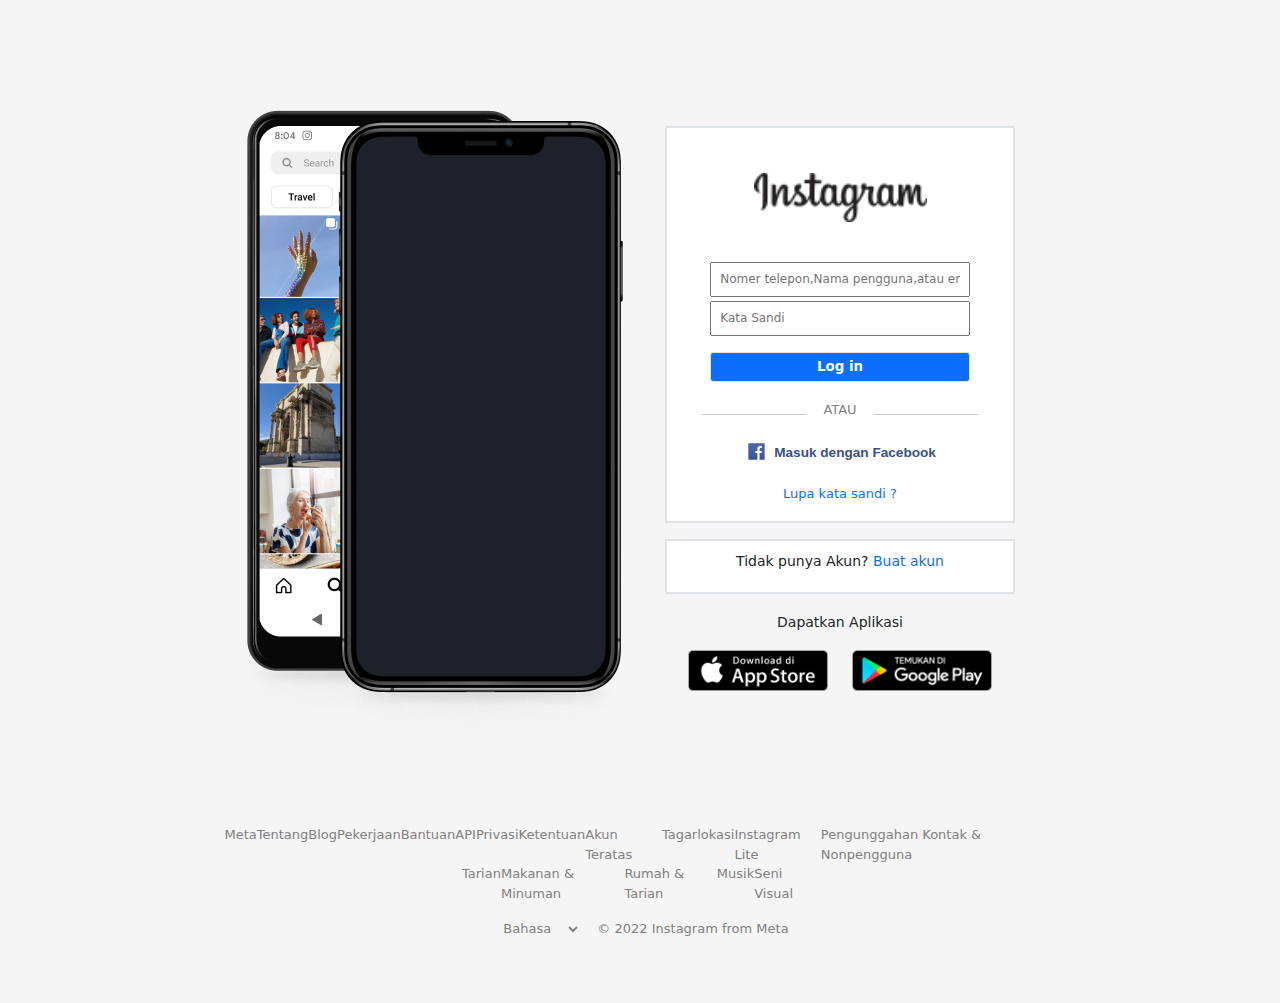
<file: index.html>
<!DOCTYPE html>
<html lang="en">
  <head>
    <meta charset="UTF-8" />
    <meta http-equiv="X-UA-Compatible" content="IE=edge" />
    <meta name="viewport" content="width=device-width, initial-scale=1.0" />
    <link rel="stylesheet" href="css/bootstrap.min.css" />
    <link rel="stylesheet" href="assets/styles.css" />
    <title>InstagramClone</title>
  </head>
  <body>
    <div class="container">
      <article class="d-md-flex justify-content-center" style="margin-top: 110px; margin-bottom: 80px;">
        <div>
          <img src="assets/Image/iphone.png" alt="logoiphone">
        </div>
        <div>
          <div  class="login-box bg-white mt-3 text-center border border-2 mb-3" style="margin-right: 10px;">
            <img class="imglogo" style="width: 50%;" src="assets/Image/logo.png" alt="logoinstagram">
            <form action="pageberanda.html">
              <input class="mb-1 p-2" style="width: 75%; height: 35px; font-size: 75%;" type="text" placeholder="Nomer telepon,Nama pengguna,atau email">
              <input class="mb-3 p-2" style="width: 75%; height: 35px; font-size: 75%; " type="text" placeholder="Kata Sandi">
              <div class="mb-3">
                <input class="border border-1 rounded-1 bg-primary" style="width: 260px; height: 30px; color: white; font-size: smaller; font-weight: bold;" type="submit" value="Log in" />
              </div>
              <div class="d-flex justify-content-center gap-3 align-items-center mb-2">
                <span><hr style="width: 105px;"></span>
                <h6 style="font-size: 13px; color: grey;">ATAU</h6>
                <span><hr style="width: 105px;"></span>
              </div>
              <button class="border border-0 bg-white mb-3">
                <a class="text-decoration-none" href="">
                  <img class="align-text-bottom" style="width: 25px;" src="assets/Image/Facebook.png" alt="">
                  <span class="fw-bold" style="font-size: 85%; font-family: Arial, Helvetica, sans-serif;  color: #385185;">Masuk dengan Facebook</span>
                </a>
              </button>
              <div class="mb-3">
                <a class="text-decoration-none" style="font-size: small;" href="">Lupa kata sandi ?</a>
              </div>
            </form>
          </div>
          <div class="bg-white text-center p-2 border border-2" style="width: 350px; height: 55px;">
            <span style="font-size: 14px;">Tidak punya Akun?<a class="text-decoration-none" href=""> Buat akun</a><span>
          </div>
          <div class="text-center mt-3" style="width: 350px;">
            <span style="font-size: 14px;">Dapatkan Aplikasi</span>
            <div class="d-flex justify-content-evenly mt-3">
              <a href=""><img style="width: 140px;" src="assets/Image/appstore.png" alt=""><i class="bi bi-check-circle-fill"></i></a>
              <a href=""><img style="width: 140px;" src="assets/Image/googleplay.png" alt=""></a>
            </div>
          </div>
      </article>
      <footer class="row justify-content-center">
        <div class="col-md-9 d-flex justify-content-evenly">
          <a href="https://about.facebook.com/">Meta</a>
          <a href="https://about.instagram.com/">Tentang</a>
          <a href="https://about.instagram.com/en_US/blog">Blog</a>
          <a href="">Pekerjaan</a>
          <a href="">Bantuan</a>
          <a href="">API</a>
          <a href="">Privasi</a>
          <a href="">Ketentuan</a>
          <a href="">Akun Teratas</a>
          <a href="">Tagar</a>
          <a href="">lokasi</a>
          <a href="">Instagram Lite</a>
          <a href="">Pengunggahan Kontak & Nonpengguna</a>
        </div>
        <br>
        <div class="col-md-4 d-flex justify-content-evenly">
          <a href="">Tarian</a>
          <a href="">Makanan & Minuman</a>
          <a href="">Rumah & Tarian</a>
          <a href="">Musik</a>
          <a href="">Seni Visual</a>
        </div>
        <div class="d-flex justify-content-center gap-3 mb-5">
          <select class="form-select-sm border-0 align-top" style="background-color: whitesmoke; color: grey; font-size: small; outline: none;" aria-label=".form-select-sm example">
              <option selected>Bahasa</option>
              <option value="1">Bugis</option>
              <option value="2">Konjo</option>
              <option value="4">Tae</option>
              <option value="5">Tator</option>
              <option value="6">Makassar</option>
          </select>
          <p class="mt-3" style="color: rgb(128, 128, 128); font-size: small;">© 2022 Instagram from Meta</p>
        </div>
      </footer>
    <script src="js/bootstrap.min.js"></script>
    <script src="js/popper.min.js"></script>
  </body>
</html>
</file>
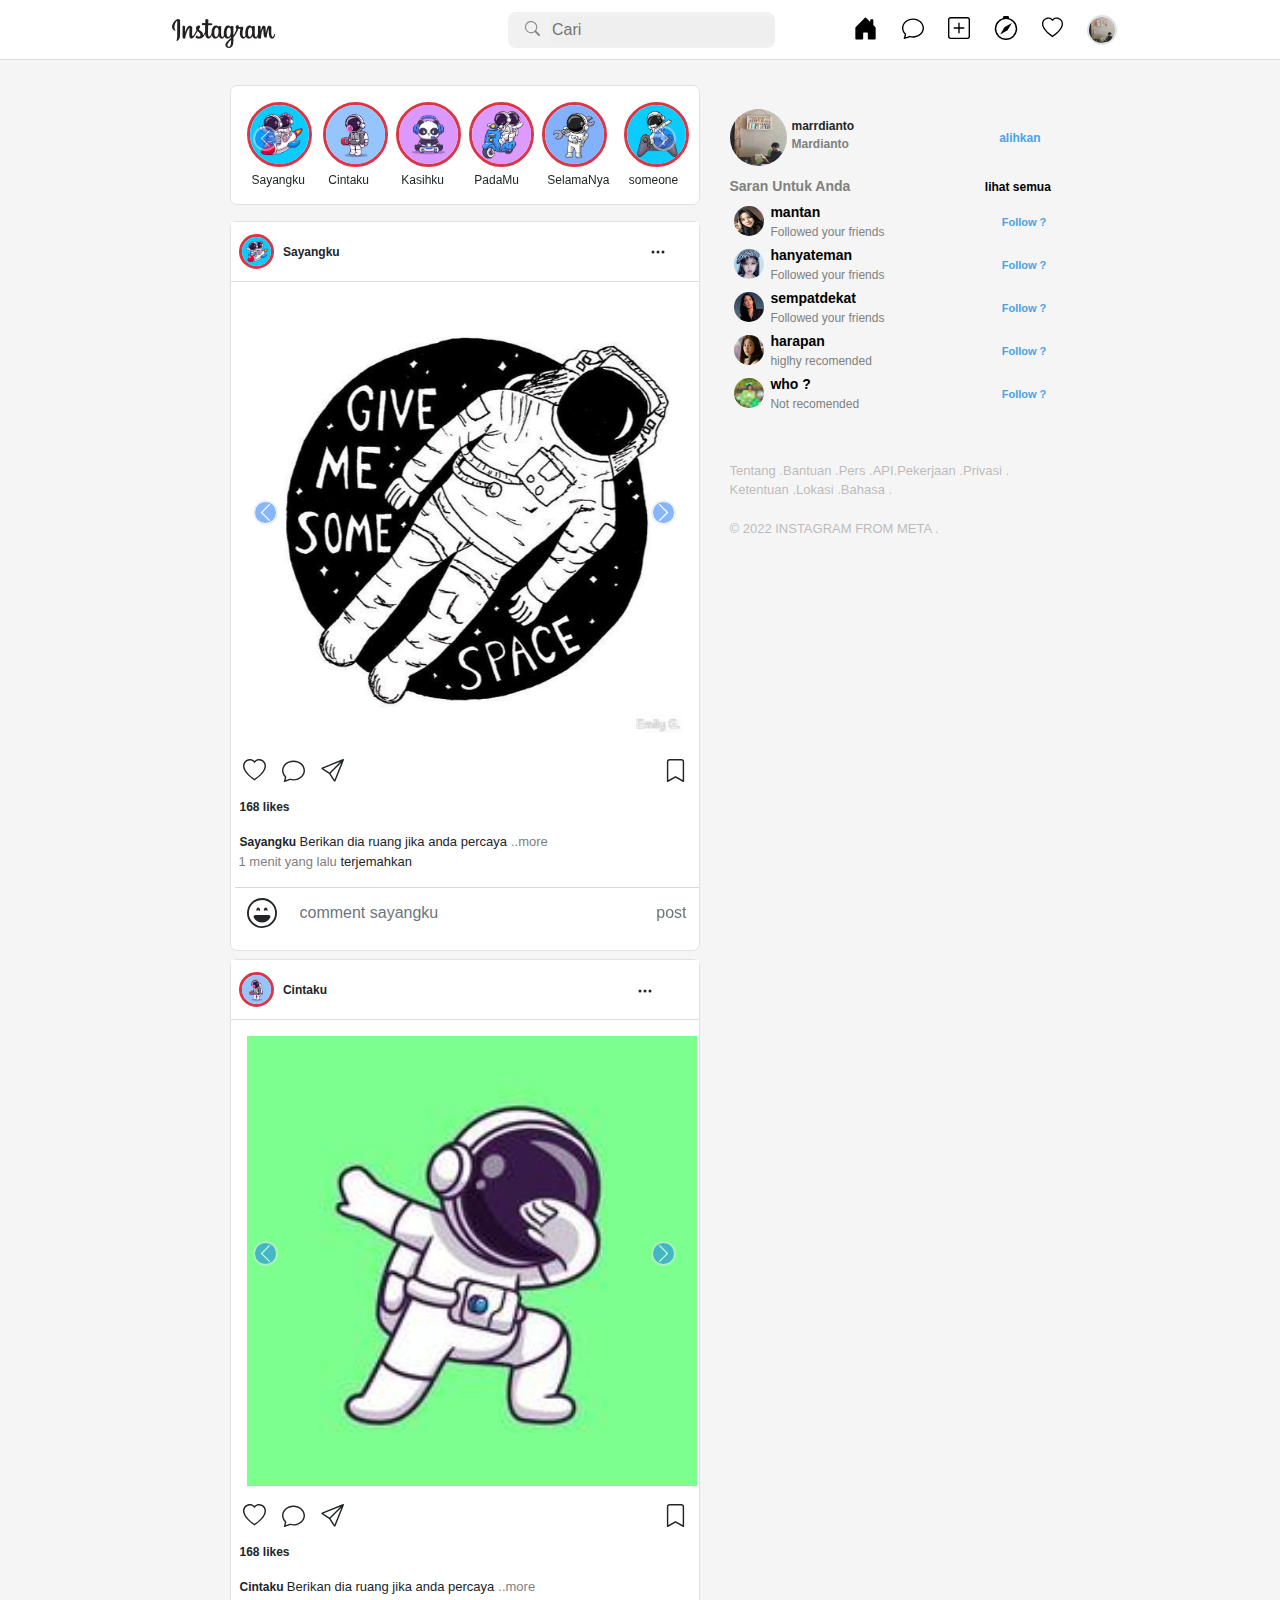
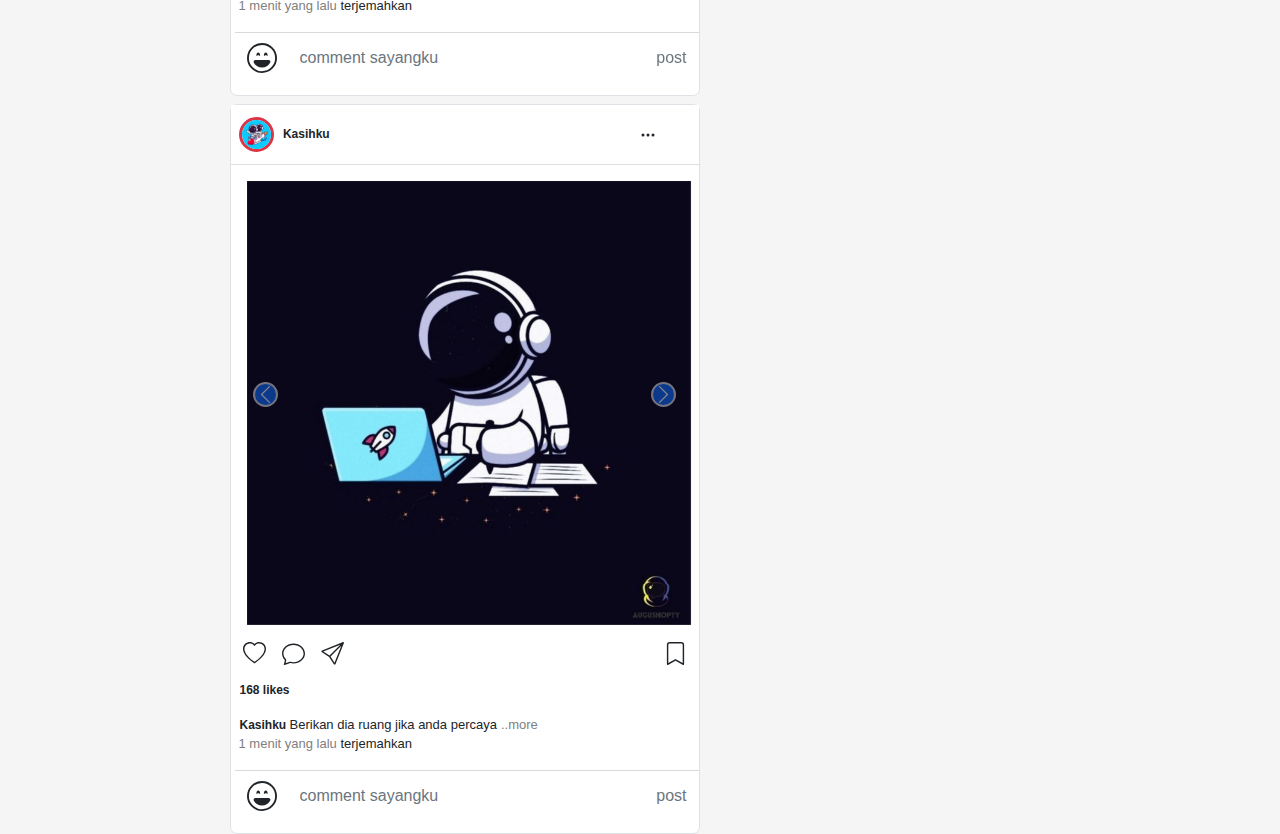
<file: pageberanda.html>
<!DOCTYPE html>
<html lang="en">
  <head>
    <meta charset="UTF-8" />
    <meta http-equiv="X-UA-Compatible" content="IE=edge" />
    <meta name="viewport" content="width=device-width, initial-scale=1.0" />
    <link rel="stylesheet" href="css/bootstrap.min.css" />
    <link rel="stylesheet" href="assets/stylespageberanda.css" />
    <link rel="preconnect" href="https://fonts.googleapis.com">
    <link rel="preconnect" href="https://fonts.gstatic.com" crossorigin>
    <link href="https://fonts.googleapis.com/css2?family=Roboto+Condensed:wght@300&display=swap" rel="stylesheet">

    <title>Document</title>
  </head>
  <body>
    <div class="bg-whitesmoke">

      <!-- begin: header -->

      <header class="fixed-top">
        <nav class="d-flex justify-content-center ms-3">
          <div class="logo" style="margin-right: 233px;">
            <img style="width: 103px;" src="assets/Image/logo.png" alt="logoinstagram" />
          </div>
          <div class="input mb-2" style="height: 36px;">
            <span><svg xmlns="http://www.w3.org/2000/svg" width="15" height="15" fill="currentColor" class="bi bi-search mx-2 mb-1" style="color: gray" viewBox="0 0 16 16">
                <path d="M11.742 10.344a6.5 6.5 0 1 0-1.397 1.398h-.001c.03.04.062.078.098.115l3.85 3.85a1 1 0 0 0 1.415-1.414l-3.85-3.85a1.007 1.007 0 0 0-.115-.1zM12 6.5a5.5 5.5 0 1 1-11 0 5.5 5.5 0 0 1 11 0z"/>
              </svg><input aria-label="cari" placeholder="Cari" type="text" style="min-width: 225px; font-size: medium; font-weight: 100; background-color: rgba(128, 128, 128, 0.014); border: none; margin-left: 2px;">
            </span>
          </div>
          <div style="margin-left: 78px;">
            <ul class="d-flex list-unstyled align-item-center mt-2 gap-4" style="width: 100%;">
              <li>
                <a href=""><svg xmlns="http://www.w3.org/2000/svg" width="25" height="27" fill="currentColor" class="bi bi-house-door-fill" viewBox="0 0 16 16">
                  <path d="M6.5 14.5v-3.505c0-.245.25-.495.5-.495h2c.25 0 .5.25.5.5v3.5a.5.5 0 0 0 .5.5h4a.5.5 0 0 0 .5-.5v-7a.5.5 0 0 0-.146-.354L13 5.793V2.5a.5.5 0 0 0-.5-.5h-1a.5.5 0 0 0-.5.5v1.293L8.354 1.146a.5.5 0 0 0-.708 0l-6 6A.5.5 0 0 0 1.5 7.5v7a.5.5 0 0 0 .5.5h4a.5.5 0 0 0 .5-.5z"/>
                </svg></a>
              </li>
              <li>
                <a href=""><svg xmlns="http://www.w3.org/2000/svg" width="22" height="22" fill="currentColor" class="bi bi-chat" viewBox="0 0 16 16">
                  <path d="M2.678 11.894a1 1 0 0 1 .287.801 10.97 10.97 0 0 1-.398 2c1.395-.323 2.247-.697 2.634-.893a1 1 0 0 1 .71-.074A8.06 8.06 0 0 0 8 14c3.996 0 7-2.807 7-6 0-3.192-3.004-6-7-6S1 4.808 1 8c0 1.468.617 2.83 1.678 3.894zm-.493 3.905a21.682 21.682 0 0 1-.713.129c-.2.032-.352-.176-.273-.362a9.68 9.68 0 0 0 .244-.637l.003-.01c.248-.72.45-1.548.524-2.319C.743 11.37 0 9.76 0 8c0-3.866 3.582-7 8-7s8 3.134 8 7-3.582 7-8 7a9.06 9.06 0 0 1-2.347-.306c-.52.263-1.639.742-3.468 1.105z"/>
                </svg></a>
              </li>
              <li>
                <a href=""><svg xmlns="http://www.w3.org/2000/svg" width="22" height="24" fill="currentColor" class="bi bi-plus-square" viewBox="0 0 16 16">
                  <path d="M14 1a1 1 0 0 1 1 1v12a1 1 0 0 1-1 1H2a1 1 0 0 1-1-1V2a1 1 0 0 1 1-1h12zM2 0a2 2 0 0 0-2 2v12a2 2 0 0 0 2 2h12a2 2 0 0 0 2-2V2a2 2 0 0 0-2-2H2z"/>
                  <path d="M8 4a.5.5 0 0 1 .5.5v3h3a.5.5 0 0 1 0 1h-3v3a.5.5 0 0 1-1 0v-3h-3a.5.5 0 0 1 0-1h3v-3A.5.5 0 0 1 8 4z"/>
                </svg></a>
              </li>
              <li>
                <a href=""><svg xmlns="http://www.w3.org/2000/svg" width="24" height="24" fill="currentColor" class="bi bi-compass" viewBox="0 0 16 16">
                  <path d="M8 16.016a7.5 7.5 0 0 0 1.962-14.74A1 1 0 0 0 9 0H7a1 1 0 0 0-.962 1.276A7.5 7.5 0 0 0 8 16.016zm6.5-7.5a6.5 6.5 0 1 1-13 0 6.5 6.5 0 0 1 13 0z"/>
                  <path d="m6.94 7.44 4.95-2.83-2.83 4.95-4.949 2.83 2.828-4.95z"/>
                </svg></a>
              </li>
              <li>
                <a href=""><svg xmlns="http://www.w3.org/2000/svg" width="21" height="24" fill="currentColor" class="bi bi-heart" viewBox="0 0 16 16">
                  <path d="m8 2.748-.717-.737C5.6.281 2.514.878 1.4 3.053c-.523 1.023-.641 2.5.314 4.385.92 1.815 2.834 3.989 6.286 6.357 3.452-2.368 5.365-4.542 6.286-6.357.955-1.886.838-3.362.314-4.385C13.486.878 10.4.28 8.717 2.01L8 2.748zM8 15C-7.333 4.868 3.279-3.04 7.824 1.143c.06.055.119.112.176.171a3.12 3.12 0 0 1 .176-.17C12.72-3.042 23.333 4.867 8 15z"/>
                </svg></a>
              </li>
                <a href="profile.html">
                  <img class="border border-2 rounded-circle" src="assets/Image/imageprofile.png" alt="" style="width: 30px;" />
                </a>
              </li>
            </ul>
          </div>  
        </nav>
      </header>

      <!-- end: haeder -->

      <!-- Begin: Article -->

      <div class="container-fluid d-flex justify-content-center">
        <div class="d-flex justify-content-center" style="width: 950px; margin-top: 85px; margin-right: 5px;  gap: 30px;">
          <div class="" style="width: 470px; margin-left: 35px;">
            <div class="border border-1 bg-white" style="width: 100%; height: 120px; border-radius: 7px;">
              <div id="carouselExampleControls" class="carousel d-flex align-item-center" data-bs-ride="carousel">
                <div class="carousel-inner d-flex align-items-center ms-3 mt-3">
                  <div class="carousel-item active d-flex align-items-center" style="width: 100%; height: 50%;">
                    <div class="me-2">
                      <img src="assets/Image/imguser/a.jpeg" class="rounded-circle border border-3 border-danger" style="width: 65px;" alt="...">
                      <span class="nameuser">Sayangku</span>
                    </div>
                    <div class="me-2">
                      <img src="assets/Image/imguser/b.jpeg" class="rounded-circle border border-3 border-danger" style="width: 65px;" alt="...">
                      <span class="nameuser">Cintaku</span>
                    </div>
                    <div class="me-2">
                      <img src="assets/Image/imguser/c.jpeg" class="rounded-circle border border-3 border-danger" style="width: 65px;" alt="...">
                      <span class="nameuser">Kasihku</span>
                    </div>
                    <div class="me-2">
                      <img src="assets/Image/imguser/d.png" class="rounded-circle border border-3 border-danger" style="width: 65px;" alt="...">
                      <span class="nameuser">PadaMu</span>
                    </div>
                    <div class="me-2">
                      <img src="assets/Image/imguser/e.jpeg" class="rounded-circle border border-3 border-danger" style="width: 65px;" alt="...">
                      <span class="nameuser">SelamaNya</span>
                    </div>
                    <div class="me-2">
                      <img src="assets/Image/imguser/f.jpeg" class="rounded-circle border border-3 border-danger" style="width: 65px;" alt="...">
                      <span class="nameuser">someone</span>
                    </div>
                  </div>
                </div>
                <button class="carousel-control-prev" type="button" data-bs-target="#carouselExampleControls" data-bs-slide="prev">
                  <span class="carousel-control-prev-icon border border-2 rounded-circle bg-primary" style="width: 25px; height: 25px;" aria-hidden="true"></span>
                  <span class="visually-hidden">Previous</span>
                </button>
                <button class="carousel-control-next" type="button" data-bs-target="#carouselExampleControls" data-bs-slide="next">
                  <span class="carousel-control-next-icon border border-2 rounded-circle bg-primary" style="width: 25px; height: 25px;" aria-hidden="true"></span>
                  <span class="visually-hidden">Next</span>
                </button>
              </div>
            </div>

            <!-- begin: posting -->

            <!-- POSTING 1 -->
            <article class="mt-3 border border-1 rounded-4 bg-white" style="width: 100%; height: auto; border-radius: 7px;">
              <div>
                <header class="d-flex align-content-center">
                    <div class="d-flex align-items-center">
                      <div class="ms-2">
                        <img class="rounded-circle border border-3 border-danger" style="width: 35px;" src="assets/Image/imguser/a.jpeg" alt="">
                        <span class="nameuser fw-bold">Sayangku</span>
                      </div>
                      <div style="margin-left: 310px;">
                        <svg xmlns="http://www.w3.org/2000/svg" width="16" height="16" fill="currentColor" class="bi bi-three-dots" viewBox="0 0 16 16">
                          <path d="M3 9.5a1.5 1.5 0 1 1 0-3 1.5 1.5 0 0 1 0 3zm5 0a1.5 1.5 0 1 1 0-3 1.5 1.5 0 0 1 0 3zm5 0a1.5 1.5 0 1 1 0-3 1.5 1.5 0 0 1 0 3z"/>
                        </svg>
                      </div>
                    </div>
                </header>
              </div>
              <div>
                <div id="carouselExampleControls" class="carousel d-flex align-item-center" data-bs-ride="carousel">
                  <div class="carousel-inner d-flex align-items-center ms-3 mt-3">
                    <div class="carousel-item active d-flex align-items-center" style="width: 100%; height: 50%;">
                      <div class="me-2">
                        <img src="assets/Image/imguser/n.jpeg" style="width: 100%;" alt="">
                      </div>
                    </div>
                  </div>
                  <button class="carousel-control-prev" type="button" data-bs-target="#carouselExampleControls" data-bs-slide="prev">
                    <span class="carousel-control-prev-icon border border-2 rounded-circle bg-primary" style="width: 25px; height: 25px;" aria-hidden="true"></span>
                    <span class="visually-hidden">Previous</span>
                  </button>
                  <button class="carousel-control-next" type="button" data-bs-target="#carouselExampleControls" data-bs-slide="next">
                    <span class="carousel-control-next-icon border border-2 rounded-circle bg-primary" style="width: 25px; height: 25px;" aria-hidden="true"></span>
                    <span class="visually-hidden">Next</span>
                  </button>
                </div>
              </div>
              <div class="mt-3 ms-1">
                <div class="d-flex align-item-centers">
                  <div class="ms-2">
                    <svg xmlns="http://www.w3.org/2000/svg" width="23" height="23" fill="currentColor" class="bi bi-heart" viewBox="0 0 16 16">
                      <path d="m8 2.748-.717-.737C5.6.281 2.514.878 1.4 3.053c-.523 1.023-.641 2.5.314 4.385.92 1.815 2.834 3.989 6.286 6.357 3.452-2.368 5.365-4.542 6.286-6.357.955-1.886.838-3.362.314-4.385C13.486.878 10.4.28 8.717 2.01L8 2.748zM8 15C-7.333 4.868 3.279-3.04 7.824 1.143c.06.055.119.112.176.171a3.12 3.12 0 0 1 .176-.17C12.72-3.042 23.333 4.867 8 15z"/>
                    </svg>
                  </div>
                  <div class="ms-3">
                    <svg xmlns="http://www.w3.org/2000/svg" width="23" height="23" fill="currentColor" class="bi bi-chat" viewBox="0 0 16 16">
                      <path d="M2.678 11.894a1 1 0 0 1 .287.801 10.97 10.97 0 0 1-.398 2c1.395-.323 2.247-.697 2.634-.893a1 1 0 0 1 .71-.074A8.06 8.06 0 0 0 8 14c3.996 0 7-2.807 7-6 0-3.192-3.004-6-7-6S1 4.808 1 8c0 1.468.617 2.83 1.678 3.894zm-.493 3.905a21.682 21.682 0 0 1-.713.129c-.2.032-.352-.176-.273-.362a9.68 9.68 0 0 0 .244-.637l.003-.01c.248-.72.45-1.548.524-2.319C.743 11.37 0 9.76 0 8c0-3.866 3.582-7 8-7s8 3.134 8 7-3.582 7-8 7a9.06 9.06 0 0 1-2.347-.306c-.52.263-1.639.742-3.468 1.105z"/>
                    </svg>
                  </div>
                  <div class="ms-3">
                    <svg xmlns="http://www.w3.org/2000/svg" width="23" height="23" fill="currentColor" class="bi bi-send" viewBox="0 0 16 16">
                      <path d="M15.854.146a.5.5 0 0 1 .11.54l-5.819 14.547a.75.75 0 0 1-1.329.124l-3.178-4.995L.643 7.184a.75.75 0 0 1 .124-1.33L15.314.037a.5.5 0 0 1 .54.11ZM6.636 10.07l2.761 4.338L14.13 2.576 6.636 10.07Zm6.787-8.201L1.591 6.602l4.339 2.76 7.494-7.493Z"/>
                    </svg>
                  </div>
                  <div style="margin-left: 320px;">
                    <svg xmlns="http://www.w3.org/2000/svg" width="23" height="23" fill="currentColor" class="bi bi-bookmark" viewBox="0 0 16 16">
                      <path d="M2 2a2 2 0 0 1 2-2h8a2 2 0 0 1 2 2v13.5a.5.5 0 0 1-.777.416L8 13.101l-5.223 2.815A.5.5 0 0 1 2 15.5V2zm2-1a1 1 0 0 0-1 1v12.566l4.723-2.482a.5.5 0 0 1 .554 0L13 14.566V2a1 1 0 0 0-1-1H4z"/>
                    </svg>
                  </div>
                </div>
                <div class="mt-3 fw-bold">
                  <p class="nameuser">168 likes</p>
                </div>
                <div>
                  <p style="font-size: small;">
                    <span class="nameuser fw-bold">Sayangku </span>Berikan dia ruang jika anda percaya<span class="ms-1" style="color: gray;">..more</span>
                    <br>
                    <span class="ms-1" style="color: gray;">1 menit yang lalu</span> terjemahkan
                  </p>
                </div>
                <div class="usercoment mb-3" style="max-width: 100%; border-top: 1px solid rgba(185, 184, 184, 0.541);">
                  <div class="input-group mt-1">
                    <span class="input-group-text border border-0" style="background-color: white;">
                      <svg xmlns="http://www.w3.org/2000/svg" width="30" height="30" fill="currentColor" class="bi bi-emoji-laughing" viewBox="0 0 16 16">
                        <path d="M8 15A7 7 0 1 1 8 1a7 7 0 0 1 0 14zm0 1A8 8 0 1 0 8 0a8 8 0 0 0 0 16z"/>
                        <path d="M12.331 9.5a1 1 0 0 1 0 1A4.998 4.998 0 0 1 8 13a4.998 4.998 0 0 1-4.33-2.5A1 1 0 0 1 4.535 9h6.93a1 1 0 0 1 .866.5zM7 6.5c0 .828-.448 0-1 0s-1 .828-1 0S5.448 5 6 5s1 .672 1 1.5zm4 0c0 .828-.448 0-1 0s-1 .828-1 0S9.448 5 10 5s1 .672 1 1.5z"/>
                      </svg>
                    </span>
                    <input type="text" class="form-control border border-0" placeholder="comment sayangku" aria-label="Recipient's username with two button addons">
                    <button class="btn btn-outline-secondary border border-0" type="button">post</button>
                  </div>
                </div>
              </div>
            </article>

            <!-- POSTING 2 -->

            <article class="mt-2 border border-1 rounded-4 bg-white" style="width: 100%; height: auto; border-radius: 7px;">
              <div>
                <header class="d-flex align-content-center">
                    <div class="d-flex align-items-center">
                      <div class="ms-2">
                        <img class="rounded-circle border border-3 border-danger" style="width: 35px;" src="assets/Image/imguser/b.jpeg" alt="">
                        <span class="nameuser fw-bold">Cintaku</span>
                      </div>
                      <div style="margin-left: 310px;">
                        <svg xmlns="http://www.w3.org/2000/svg" width="16" height="16" fill="currentColor" class="bi bi-three-dots" viewBox="0 0 16 16">
                          <path d="M3 9.5a1.5 1.5 0 1 1 0-3 1.5 1.5 0 0 1 0 3zm5 0a1.5 1.5 0 1 1 0-3 1.5 1.5 0 0 1 0 3zm5 0a1.5 1.5 0 1 1 0-3 1.5 1.5 0 0 1 0 3z"/>
                        </svg>
                      </div>
                    </div>
                </header>
              </div>
              <div>
                <div id="carouselExampleControls" class="carousel d-flex align-item-center" data-bs-ride="carousel">
                  <div class="carousel-inner d-flex align-items-center ms-3 mt-3">
                    <div class="carousel-item active d-flex align-items-center" style="width: 100%; height: 50%;">
                      <div class="me-2">
                        <img src="assets/Image/imguser/g.jpeg" style="width: 450px;" alt="">
                      </div>
                    </div>
                  </div>
                  <button class="carousel-control-prev" type="button" data-bs-target="#carouselExampleControls" data-bs-slide="prev">
                    <span class="carousel-control-prev-icon border border-2 rounded-circle bg-primary" style="width: 25px; height: 25px;" aria-hidden="true"></span>
                    <span class="visually-hidden">Previous</span>
                  </button>
                  <button class="carousel-control-next" type="button" data-bs-target="#carouselExampleControls" data-bs-slide="next">
                    <span class="carousel-control-next-icon border border-2 rounded-circle bg-primary" style="width: 25px; height: 25px;" aria-hidden="true"></span>
                    <span class="visually-hidden">Next</span>
                  </button>
                </div>
              </div>
              <div class="mt-3 ms-1">
                <div class="d-flex align-item-centers">
                  <div class="ms-2">
                    <svg xmlns="http://www.w3.org/2000/svg" width="23" height="23" fill="currentColor" class="bi bi-heart" viewBox="0 0 16 16">
                      <path d="m8 2.748-.717-.737C5.6.281 2.514.878 1.4 3.053c-.523 1.023-.641 2.5.314 4.385.92 1.815 2.834 3.989 6.286 6.357 3.452-2.368 5.365-4.542 6.286-6.357.955-1.886.838-3.362.314-4.385C13.486.878 10.4.28 8.717 2.01L8 2.748zM8 15C-7.333 4.868 3.279-3.04 7.824 1.143c.06.055.119.112.176.171a3.12 3.12 0 0 1 .176-.17C12.72-3.042 23.333 4.867 8 15z"/>
                    </svg>
                  </div>
                  <div class="ms-3">
                    <svg xmlns="http://www.w3.org/2000/svg" width="23" height="23" fill="currentColor" class="bi bi-chat" viewBox="0 0 16 16">
                      <path d="M2.678 11.894a1 1 0 0 1 .287.801 10.97 10.97 0 0 1-.398 2c1.395-.323 2.247-.697 2.634-.893a1 1 0 0 1 .71-.074A8.06 8.06 0 0 0 8 14c3.996 0 7-2.807 7-6 0-3.192-3.004-6-7-6S1 4.808 1 8c0 1.468.617 2.83 1.678 3.894zm-.493 3.905a21.682 21.682 0 0 1-.713.129c-.2.032-.352-.176-.273-.362a9.68 9.68 0 0 0 .244-.637l.003-.01c.248-.72.45-1.548.524-2.319C.743 11.37 0 9.76 0 8c0-3.866 3.582-7 8-7s8 3.134 8 7-3.582 7-8 7a9.06 9.06 0 0 1-2.347-.306c-.52.263-1.639.742-3.468 1.105z"/>
                    </svg>
                  </div>
                  <div class="ms-3">
                    <svg xmlns="http://www.w3.org/2000/svg" width="23" height="23" fill="currentColor" class="bi bi-send" viewBox="0 0 16 16">
                      <path d="M15.854.146a.5.5 0 0 1 .11.54l-5.819 14.547a.75.75 0 0 1-1.329.124l-3.178-4.995L.643 7.184a.75.75 0 0 1 .124-1.33L15.314.037a.5.5 0 0 1 .54.11ZM6.636 10.07l2.761 4.338L14.13 2.576 6.636 10.07Zm6.787-8.201L1.591 6.602l4.339 2.76 7.494-7.493Z"/>
                    </svg>
                  </div>
                  <div style="margin-left: 320px;">
                    <svg xmlns="http://www.w3.org/2000/svg" width="23" height="23" fill="currentColor" class="bi bi-bookmark" viewBox="0 0 16 16">
                      <path d="M2 2a2 2 0 0 1 2-2h8a2 2 0 0 1 2 2v13.5a.5.5 0 0 1-.777.416L8 13.101l-5.223 2.815A.5.5 0 0 1 2 15.5V2zm2-1a1 1 0 0 0-1 1v12.566l4.723-2.482a.5.5 0 0 1 .554 0L13 14.566V2a1 1 0 0 0-1-1H4z"/>
                    </svg>
                  </div>
                </div>
                <div class="mt-3 fw-bold">
                  <p class="nameuser">168 likes</p>
                </div>
                <div>
                  <p style="font-size: small;">
                    <span class="nameuser fw-bold">Cintaku </span>Berikan dia ruang jika anda percaya<span class="ms-1" style="color: gray;">..more</span>
                    <br>
                    <span class="ms-1" style="color: gray;">1 menit yang lalu</span> terjemahkan
                  </p>
                </div>
                <div class="usercoment mb-3" style="max-width: 100%; border-top: 1px solid rgba(185, 184, 184, 0.541);">
                  <div class="input-group mt-1">
                    <span class="input-group-text border border-0" style="background-color: white;">
                      <svg xmlns="http://www.w3.org/2000/svg" width="30" height="30" fill="currentColor" class="bi bi-emoji-laughing" viewBox="0 0 16 16">
                        <path d="M8 15A7 7 0 1 1 8 1a7 7 0 0 1 0 14zm0 1A8 8 0 1 0 8 0a8 8 0 0 0 0 16z"/>
                        <path d="M12.331 9.5a1 1 0 0 1 0 1A4.998 4.998 0 0 1 8 13a4.998 4.998 0 0 1-4.33-2.5A1 1 0 0 1 4.535 9h6.93a1 1 0 0 1 .866.5zM7 6.5c0 .828-.448 0-1 0s-1 .828-1 0S5.448 5 6 5s1 .672 1 1.5zm4 0c0 .828-.448 0-1 0s-1 .828-1 0S9.448 5 10 5s1 .672 1 1.5z"/>
                      </svg>
                    </span>
                    <input type="text" class="form-control border border-0" placeholder="comment sayangku" aria-label="Recipient's username with two button addons">
                    <button class="btn btn-outline-secondary border border-0" type="button">post</button>
                  </div>
                </div>
              </div>
            </article>

            <!-- POSTING 3 -->

            <article class="mt-2 border border-1 rounded-4 bg-white" style="width: 100%; height: auto; border-radius: 7px;">
              <div>
                <header class="d-flex align-content-center">
                    <div class="d-flex align-items-center">
                      <div class="ms-2">
                        <img class="rounded-circle border border-3 border-danger" style="width: 35px;" src="assets/Image/imguser/a.jpeg" alt="">
                        <span class="nameuser fw-bold">Kasihku</span>
                      </div>
                      <div style="margin-left: 310px;">
                        <svg xmlns="http://www.w3.org/2000/svg" width="16" height="16" fill="currentColor" class="bi bi-three-dots" viewBox="0 0 16 16">
                          <path d="M3 9.5a1.5 1.5 0 1 1 0-3 1.5 1.5 0 0 1 0 3zm5 0a1.5 1.5 0 1 1 0-3 1.5 1.5 0 0 1 0 3zm5 0a1.5 1.5 0 1 1 0-3 1.5 1.5 0 0 1 0 3z"/>
                        </svg>
                      </div>
                    </div>
                </header>
              </div>
              <div>
                <div id="carouselExampleControls" class="carousel d-flex align-item-center" data-bs-ride="carousel">
                  <div class="carousel-inner d-flex align-items-center ms-3 mt-3">
                    <div class="carousel-item active d-flex align-items-center" style="width: 100%; height: 50%;">
                      <div class="me-2">
                        <img src="assets/Image/imguser/j.jpeg" style="width: 100%;" alt="">
                      </div>
                    </div>
                  </div>
                  <button class="carousel-control-prev" type="button" data-bs-target="#carouselExampleControls" data-bs-slide="prev">
                    <span class="carousel-control-prev-icon border border-2 rounded-circle bg-primary" style="width: 25px; height: 25px;" aria-hidden="true"></span>
                    <span class="visually-hidden">Previous</span>
                  </button>
                  <button class="carousel-control-next" type="button" data-bs-target="#carouselExampleControls" data-bs-slide="next">
                    <span class="carousel-control-next-icon border border-2 rounded-circle bg-primary" style="width: 25px; height: 25px;" aria-hidden="true"></span>
                    <span class="visually-hidden">Next</span>
                  </button>
                </div>
              </div>
              <div class="mt-3 ms-1">
                <div class="d-flex align-item-centers">
                  <div class="ms-2">
                    <svg xmlns="http://www.w3.org/2000/svg" width="23" height="23" fill="currentColor" class="bi bi-heart" viewBox="0 0 16 16">
                      <path d="m8 2.748-.717-.737C5.6.281 2.514.878 1.4 3.053c-.523 1.023-.641 2.5.314 4.385.92 1.815 2.834 3.989 6.286 6.357 3.452-2.368 5.365-4.542 6.286-6.357.955-1.886.838-3.362.314-4.385C13.486.878 10.4.28 8.717 2.01L8 2.748zM8 15C-7.333 4.868 3.279-3.04 7.824 1.143c.06.055.119.112.176.171a3.12 3.12 0 0 1 .176-.17C12.72-3.042 23.333 4.867 8 15z"/>
                    </svg>
                  </div>
                  <div class="ms-3">
                    <svg xmlns="http://www.w3.org/2000/svg" width="23" height="23" fill="currentColor" class="bi bi-chat" viewBox="0 0 16 16">
                      <path d="M2.678 11.894a1 1 0 0 1 .287.801 10.97 10.97 0 0 1-.398 2c1.395-.323 2.247-.697 2.634-.893a1 1 0 0 1 .71-.074A8.06 8.06 0 0 0 8 14c3.996 0 7-2.807 7-6 0-3.192-3.004-6-7-6S1 4.808 1 8c0 1.468.617 2.83 1.678 3.894zm-.493 3.905a21.682 21.682 0 0 1-.713.129c-.2.032-.352-.176-.273-.362a9.68 9.68 0 0 0 .244-.637l.003-.01c.248-.72.45-1.548.524-2.319C.743 11.37 0 9.76 0 8c0-3.866 3.582-7 8-7s8 3.134 8 7-3.582 7-8 7a9.06 9.06 0 0 1-2.347-.306c-.52.263-1.639.742-3.468 1.105z"/>
                    </svg>
                  </div>
                  <div class="ms-3">
                    <svg xmlns="http://www.w3.org/2000/svg" width="23" height="23" fill="currentColor" class="bi bi-send" viewBox="0 0 16 16">
                      <path d="M15.854.146a.5.5 0 0 1 .11.54l-5.819 14.547a.75.75 0 0 1-1.329.124l-3.178-4.995L.643 7.184a.75.75 0 0 1 .124-1.33L15.314.037a.5.5 0 0 1 .54.11ZM6.636 10.07l2.761 4.338L14.13 2.576 6.636 10.07Zm6.787-8.201L1.591 6.602l4.339 2.76 7.494-7.493Z"/>
                    </svg>
                  </div>
                  <div style="margin-left: 320px;">
                    <svg xmlns="http://www.w3.org/2000/svg" width="23" height="23" fill="currentColor" class="bi bi-bookmark" viewBox="0 0 16 16">
                      <path d="M2 2a2 2 0 0 1 2-2h8a2 2 0 0 1 2 2v13.5a.5.5 0 0 1-.777.416L8 13.101l-5.223 2.815A.5.5 0 0 1 2 15.5V2zm2-1a1 1 0 0 0-1 1v12.566l4.723-2.482a.5.5 0 0 1 .554 0L13 14.566V2a1 1 0 0 0-1-1H4z"/>
                    </svg>
                  </div>
                </div>
                <div class="mt-3 fw-bold">
                  <p class="nameuser">168 likes</p>
                </div>
                <div>
                  <p style="font-size: small;">
                    <span class="nameuser fw-bold">Kasihku </span>Berikan dia ruang jika anda percaya<span class="ms-1" style="color: gray;">..more</span>
                    <br>
                    <span class="ms-1" style="color: gray;">1 menit yang lalu</span> terjemahkan
                  </p>
                </div>
                <div class="usercoment mb-3" style="max-width: 100%; border-top: 1px solid rgba(185, 184, 184, 0.541);">
                  <div class="input-group mt-1">
                    <span class="input-group-text border border-0" style="background-color: white;">
                      <svg xmlns="http://www.w3.org/2000/svg" width="30" height="30" fill="currentColor" class="bi bi-emoji-laughing" viewBox="0 0 16 16">
                        <path d="M8 15A7 7 0 1 1 8 1a7 7 0 0 1 0 14zm0 1A8 8 0 1 0 8 0a8 8 0 0 0 0 16z"/>
                        <path d="M12.331 9.5a1 1 0 0 1 0 1A4.998 4.998 0 0 1 8 13a4.998 4.998 0 0 1-4.33-2.5A1 1 0 0 1 4.535 9h6.93a1 1 0 0 1 .866.5zM7 6.5c0 .828-.448 0-1 0s-1 .828-1 0S5.448 5 6 5s1 .672 1 1.5zm4 0c0 .828-.448 0-1 0s-1 .828-1 0S9.448 5 10 5s1 .672 1 1.5z"/>
                      </svg>
                    </span>
                    <input type="text" class="form-control border border-0" placeholder="comment sayangku" aria-label="Recipient's username with two button addons">
                    <button class="btn btn-outline-secondary border border-0" type="button">post</button>
                  </div>
                </div>
              </div>
            </article>

            <!--end: posting -->
          </div>
          <!-- begin: asdie -->
          <aside class="" style="width: 351px;">
            <div class="d-flex mt-4 align-items-center">
              <div>
                <a href="profile.html">
                  <img class="rounded-circle" style="width: 57px;" src="assets/Image/imageprofile.png" alt="">
                </a>
              </div>
              <div>
                <p class="nameuser fw-bold mb-1">marrdianto<br><span style="color: gray;">Mardianto</span></p>
              </div>
              <div style="margin-left: 145px;">
                <a class="fw-bold text-decoration-none" style="color: #48a3e9; font-size: 12px;" href="">alihkan</a>
              </div>
            </div>
            <div class="mt-2">
              <span class="fw-bold fontig" style="color: gray; font-size: 14px;">Saran Untuk Anda</span>
              <a class="fw-bold" style="font-size: 12px; margin-left: 130px;" href="">lihat semua</a>
            </div>

            <!-- Begin: rekomended friends -->

            <div class="mb-5">
              <div class="d-flex mt-1 align-items-center ms-1">
                <div class="col-1">
                  <img class="rounded-circle" style="width: 30px; height: 30px; " src="assets/Image/imguser/mantan.jpeg" alt="">
                </div>
                <div class="ms-2 d-grid col-8">
                  <a class="text-decoration-none fw-bold fontig" style=" font-size: 14px;" href="">mantan</a>
                  <span class="fontig" style="font-size: 12px; color: gray; font-weight: normal;">Followed your friends</span>
                </div>
                <div class="col-3">
                  <a class="fw-bold text-decoration-none fontig" style="color: #48a3e9; font-size: 11px;" href="">Follow ?</a>
                </div>
              </div>
              <div class="d-flex mt-1 align-items-center ms-1">
                <div class="col-1">
                  <img class="rounded-circle" style="width: 30px; height: 30px; " src="assets/Image/imguser/hanyateman.jpeg" alt="">
                </div>
                <div class="ms-2 d-grid col-8">
                  <a class="text-decoration-none fw-bold fontig" style=" font-size: 14px;" href="">hanyateman</a>
                  <span class="fontig" style="font-size: 12px; color: gray; font-weight: normal;">Followed your friends</span>
                </div>
                <div class="col-3">
                  <a class="fw-bold text-decoration-none fontig" style="color: #48a3e9; font-size: 11px;" href="">Follow ?</a>
                </div>
              </div>
              <div class="d-flex mt-1 align-items-center ms-1">
                <div class="col-1">
                  <img class="rounded-circle" style="width: 30px; height: 30px; " src="assets/Image/imguser/sempatdekat.png" alt="">
                </div>
                <div class="ms-2 d-grid col-8">
                  <a class="text-decoration-none fw-bold fontig" style=" font-size: 14px;" href="">sempatdekat</a>
                  <span class="fontig" style="font-size: 12px; color: gray; font-weight: normal;">Followed your friends</span>
                </div>
                <div class="col-3">
                  <a class="fw-bold text-decoration-none fontig" style="color: #48a3e9; font-size: 11px;" href="">Follow ?</a>
                </div>
              </div>
              <div class="d-flex mt-1 align-items-center ms-1">
                <div class="col-1">
                  <img class="rounded-circle" style="width: 30px; height: 30px; " src="assets/Image/imguser/harapan.png" alt="">
                </div>
                <div class="ms-2 d-grid col-8">
                  <a class="text-decoration-none fw-bold fontig" style=" font-size: 14px;" href="">harapan</a>
                  <span class="fontig" style="font-size: 12px; color: gray; font-weight: normal;">higlhy recomended</span>
                </div>
                <div class="col-3">
                  <a class="fw-bold text-decoration-none fontig" style="color: #48a3e9; font-size: 11px;" href="">Follow ?</a>
                </div>
              </div>
              <div class="d-flex mt-1 align-items-center ms-1">
                <div class="col-1">
                  <img class="rounded-circle" style="width: 30px; height: 30px; " src="assets/Image/imguser/who.jpeg" alt="">
                </div>
                <div class="ms-2 d-grid col-8">
                  <a class="text-decoration-none fw-bold fontig" style=" font-size: 14px;" href="">who ?</a>
                  <span class="fontig" style="font-size: 12px; color: gray; font-weight: normal;">Not recomended</span>
                </div>
                <div class="col-3">
                  <a class="fw-bold text-decoration-none fontig" style="color: #48a3e9; font-size: 11px;" href="">Follow ?</a>
                </div>
              </div>
            </div>
            
            <!-- end: rekomended friends -->

            <!-- begin: footer asside -->
            <div>
              <div class="d-flex fontig">
                <a class="text-decoration-none" style="font-size: small; color: rgba(128, 128, 128, 0.507);" href="">Tentang . </a>
                <a class="text-decoration-none" style="font-size: small; color: rgba(128, 128, 128, 0.507);" href="">Bantuan .</a>
                <a class="text-decoration-none" style="font-size: small; color: rgba(128, 128, 128, 0.507);" href="">Pers . </a>
                <a class="text-decoration-none" style="font-size: small; color: rgba(128, 128, 128, 0.507);" href="">API. </a>
                <a class="text-decoration-none" style="font-size: small; color: rgba(128, 128, 128, 0.507);" href="">Pekerjaan . </a>
                <a class="text-decoration-none" style="font-size: small; color: rgba(128, 128, 128, 0.507);" href="">Privasi . </a>
              </div>
              <div class="d-flex fontig" style="font-size: small;">
                <a class="text-decoration-none" style="font-size: small; color: rgba(128, 128, 128, 0.507);" href="">Ketentuan . </a>
                <a class="text-decoration-none" style="font-size: small; color: rgba(128, 128, 128, 0.507);" href="">Lokasi . </a>
                <a class="text-decoration-none" style="font-size: small; color: rgba(128, 128, 128, 0.507);" href="">Bahasa . </a>
              </div>
              <div class="fontig mt-3">
                <a class="text-decoration-none" style="font-size: small; color: rgba(128, 128, 128, 0.507);" href="">© 2022 INSTAGRAM FROM META . </a>
              </div>
            </div>
            <!-- end: footer asside -->
          </aside>
          <!--end: aside  -->
        </div>
      </div>

    <!-- end: Article -->

    </div>
    <script src="js/bootstrap.min.js"></script>
    <script src="js/popper.min.js"></script>
  </body>
</html>
</file>
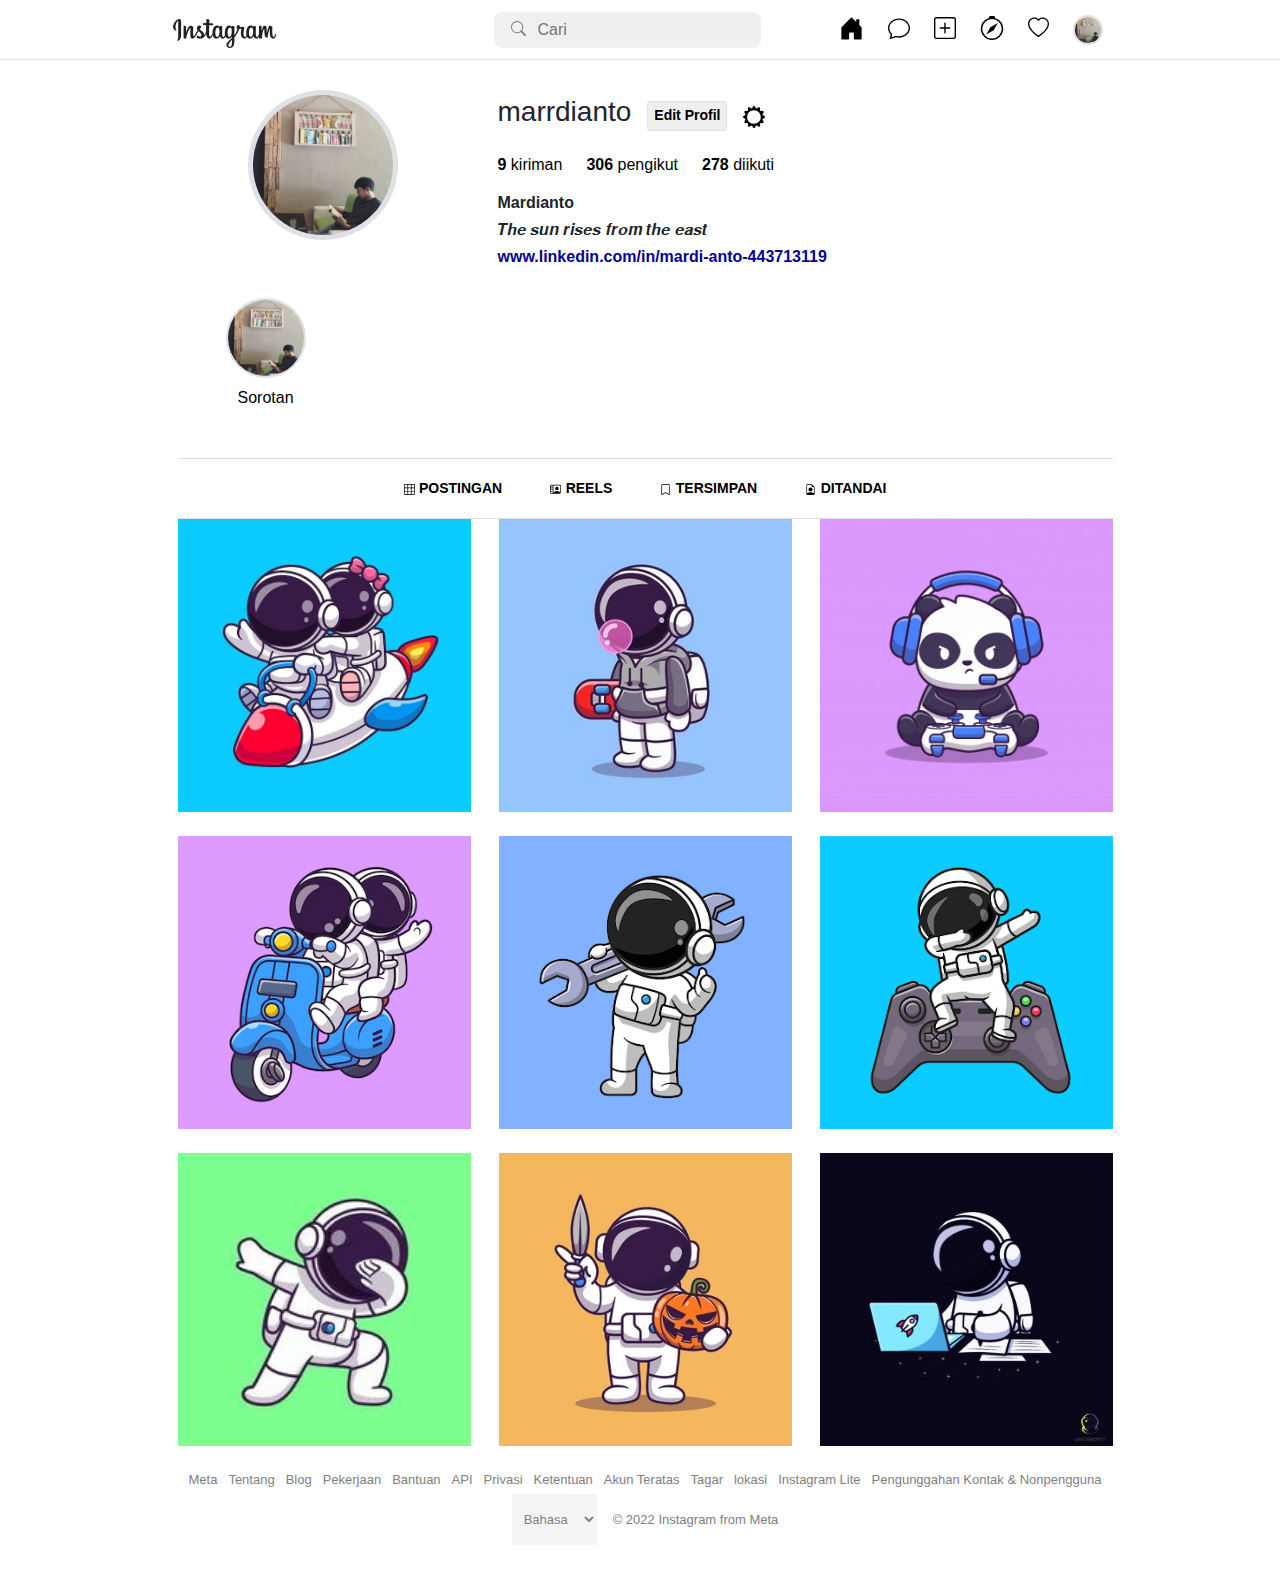
<file: profile.html>
<!DOCTYPE html>
<html lang="en">
  <head>
    <meta charset="UTF-8" />
    <meta http-equiv="X-UA-Compatible" content="IE=edge" />
    <meta name="viewport" content="width=device-width, initial-scale=1.0" />

    <link rel="stylesheet" href="css/bootstrap.min.css" />
    <link rel="stylesheet" href="assets/stylespageberanda.css" />
    <link rel="preconnect" href="https://fonts.googleapis.com">
    <link rel="preconnect" href="https://fonts.gstatic.com" crossorigin>
    <link href="https://fonts.googleapis.com/css2?family=Roboto+Condensed:wght@300&display=swap" rel="stylesheet">

    <title>ProfileInstagram</title>
  </head>
  <body>
    <div>
      
      <!-- begin: header -->
      <header class="fixed-top">
        <nav class="d-flex justify-content-center" style="margin-right: 5px;">
          <div class="logo" style="margin-right: 218px;">
            <img style="width: 103px;" src="assets/Image/logo.png" alt="logoinstagram" />
          </div>
          <div class="input mb-2" style="height: 36px;">
            <span><svg xmlns="http://www.w3.org/2000/svg" width="15" height="15" fill="currentColor" class="bi bi-search mx-2 mb-1" style="color: gray" viewBox="0 0 16 16">
                <path d="M11.742 10.344a6.5 6.5 0 1 0-1.397 1.398h-.001c.03.04.062.078.098.115l3.85 3.85a1 1 0 0 0 1.415-1.414l-3.85-3.85a1.007 1.007 0 0 0-.115-.1zM12 6.5a5.5 5.5 0 1 1-11 0 5.5 5.5 0 0 1 11 0z"/>
              </svg><input aria-label="cari" placeholder="Cari" type="text" style="min-width: 225px; font-size: medium; font-weight: 100; background-color: rgba(128, 128, 128, 0.014); border: none; margin-left: 2px;">
            </span>
          </div>
          <div style="margin-left: 78px;">
            <ul class="d-flex list-unstyled align-item-center mt-2 gap-4" style="width: 100%;">
              <li>
                <a href="pageberanda.html"><svg xmlns="http://www.w3.org/2000/svg" width="25" height="27" fill="currentColor" class="bi bi-house-door-fill" viewBox="0 0 16 16">
                  <path d="M6.5 14.5v-3.505c0-.245.25-.495.5-.495h2c.25 0 .5.25.5.5v3.5a.5.5 0 0 0 .5.5h4a.5.5 0 0 0 .5-.5v-7a.5.5 0 0 0-.146-.354L13 5.793V2.5a.5.5 0 0 0-.5-.5h-1a.5.5 0 0 0-.5.5v1.293L8.354 1.146a.5.5 0 0 0-.708 0l-6 6A.5.5 0 0 0 1.5 7.5v7a.5.5 0 0 0 .5.5h4a.5.5 0 0 0 .5-.5z"/>
                </svg></a>
              </li>
              <li>
                <a href=""><svg xmlns="http://www.w3.org/2000/svg" width="22" height="22" fill="currentColor" class="bi bi-chat" viewBox="0 0 16 16">
                  <path d="M2.678 11.894a1 1 0 0 1 .287.801 10.97 10.97 0 0 1-.398 2c1.395-.323 2.247-.697 2.634-.893a1 1 0 0 1 .71-.074A8.06 8.06 0 0 0 8 14c3.996 0 7-2.807 7-6 0-3.192-3.004-6-7-6S1 4.808 1 8c0 1.468.617 2.83 1.678 3.894zm-.493 3.905a21.682 21.682 0 0 1-.713.129c-.2.032-.352-.176-.273-.362a9.68 9.68 0 0 0 .244-.637l.003-.01c.248-.72.45-1.548.524-2.319C.743 11.37 0 9.76 0 8c0-3.866 3.582-7 8-7s8 3.134 8 7-3.582 7-8 7a9.06 9.06 0 0 1-2.347-.306c-.52.263-1.639.742-3.468 1.105z"/>
                </svg></a>
              </li>
              <li>
                <a href=""><svg xmlns="http://www.w3.org/2000/svg" width="22" height="24" fill="currentColor" class="bi bi-plus-square" viewBox="0 0 16 16">
                  <path d="M14 1a1 1 0 0 1 1 1v12a1 1 0 0 1-1 1H2a1 1 0 0 1-1-1V2a1 1 0 0 1 1-1h12zM2 0a2 2 0 0 0-2 2v12a2 2 0 0 0 2 2h12a2 2 0 0 0 2-2V2a2 2 0 0 0-2-2H2z"/>
                  <path d="M8 4a.5.5 0 0 1 .5.5v3h3a.5.5 0 0 1 0 1h-3v3a.5.5 0 0 1-1 0v-3h-3a.5.5 0 0 1 0-1h3v-3A.5.5 0 0 1 8 4z"/>
                </svg></a>
              </li>
              <li>
                <a href=""><svg xmlns="http://www.w3.org/2000/svg" width="24" height="24" fill="currentColor" class="bi bi-compass" viewBox="0 0 16 16">
                  <path d="M8 16.016a7.5 7.5 0 0 0 1.962-14.74A1 1 0 0 0 9 0H7a1 1 0 0 0-.962 1.276A7.5 7.5 0 0 0 8 16.016zm6.5-7.5a6.5 6.5 0 1 1-13 0 6.5 6.5 0 0 1 13 0z"/>
                  <path d="m6.94 7.44 4.95-2.83-2.83 4.95-4.949 2.83 2.828-4.95z"/>
                </svg></a>
              </li>
              <li>
                <a href=""><svg xmlns="http://www.w3.org/2000/svg" width="21" height="24" fill="currentColor" class="bi bi-heart" viewBox="0 0 16 16">
                  <path d="m8 2.748-.717-.737C5.6.281 2.514.878 1.4 3.053c-.523 1.023-.641 2.5.314 4.385.92 1.815 2.834 3.989 6.286 6.357 3.452-2.368 5.365-4.542 6.286-6.357.955-1.886.838-3.362.314-4.385C13.486.878 10.4.28 8.717 2.01L8 2.748zM8 15C-7.333 4.868 3.279-3.04 7.824 1.143c.06.055.119.112.176.171a3.12 3.12 0 0 1 .176-.17C12.72-3.042 23.333 4.867 8 15z"/>
                </svg></a>
              </li>
                <img class="border border-2 rounded-circle" src="assets/Image/imageprofile.png" alt="" style="width: 30px;" />
              </li>
            </ul>
          </div>  
        </nav>
      </header>
      <!-- end: header -->

      <div class="container-fluid d-flex justify-content-center fontig bg-white">
        <div style="width: 935px; height: auto; margin-top: 90px; margin-left: 10px;">

          <!-- begin: header profile -->
          <div class="d-flex" style="margin-left: 70px;">
            <div>
              <img class="rounded-circle border border-5" style="width: 150px;border-color: gray;" src="assets/Image/imageprofile.png" alt="">
            </div>
            <div style="margin-left: 100px; margin-top: 5px;">
              <div class="d-flex gap-3 align-items-center">
                <div>
                  <h2 style="font-size: 28px;">marrdianto</h2>
                </div>
                <div>
                  <button class="border border-1 border-gray fw-bold" style="height: 30px; font-size: 14px; border-radius: 3px;">Edit Profil</button>
                </div>
                <div>
                  <a class="text-decoration-none" style="color: black;" href="">
                    <svg xmlns="http://www.w3.org/2000/svg" width="22" height="22" fill="currentColor" class="bi bi-gear-wide" viewBox="0 0 16 16">
                      <path d="M8.932.727c-.243-.97-1.62-.97-1.864 0l-.071.286a.96.96 0 0 1-1.622.434l-.205-.211c-.695-.719-1.888-.03-1.613.931l.08.284a.96.96 0 0 1-1.186 1.187l-.284-.081c-.96-.275-1.65.918-.931 1.613l.211.205a.96.96 0 0 1-.434 1.622l-.286.071c-.97.243-.97 1.62 0 1.864l.286.071a.96.96 0 0 1 .434 1.622l-.211.205c-.719.695-.03 1.888.931 1.613l.284-.08a.96.96 0 0 1 1.187 1.187l-.081.283c-.275.96.918 1.65 1.613.931l.205-.211a.96.96 0 0 1 1.622.434l.071.286c.243.97 1.62.97 1.864 0l.071-.286a.96.96 0 0 1 1.622-.434l.205.211c.695.719 1.888.03 1.613-.931l-.08-.284a.96.96 0 0 1 1.187-1.187l.283.081c.96.275 1.65-.918.931-1.613l-.211-.205a.96.96 0 0 1 .434-1.622l.286-.071c.97-.243.97-1.62 0-1.864l-.286-.071a.96.96 0 0 1-.434-1.622l.211-.205c.719-.695.03-1.888-.931-1.613l-.284.08a.96.96 0 0 1-1.187-1.186l.081-.284c.275-.96-.918-1.65-1.613-.931l-.205.211a.96.96 0 0 1-1.622-.434L8.932.727zM8 12.997a4.998 4.998 0 1 1 0-9.995 4.998 4.998 0 0 1 0 9.996z"/>
                    </svg>
                  </a>
                </div>
              </div>
              <div class="d-flex gap-4 mt-3">
                <a class="text-decoration-none" style="color: black;" href=""><span class="fw-bold">9 </span>kiriman</a>
                <a class="text-decoration-none" style="color: black;" href=""><span class="fw-bold">306 </span>pengikut</a>
                <a class="text-decoration-none" style="color: black;" href=""><span class="fw-bold">278 </span>diikuti</a>
              </div>
              <div class="mt-3">
                <h6 class="fw-bold">Mardianto</h6>
                <h6>𝑻𝒉𝒆 𝒔𝒖𝒏 𝒓𝒊𝒔𝒆𝒔 𝒇𝒓𝒐𝒎 𝒕𝒉𝒆 𝒆𝒂𝒔𝒕</h6>
                <h6><a class="text-decoration-none fw-bold" style="color: rgb(3, 3, 146);" href="www.linkedin.com/in/mardi-anto-443713119">www.linkedin.com/in/mardi-anto-443713119</a></h6>
              </div>
            </div>
          </div>
          <div>
            <div class="mt-4 ms-5 mb-5 justify-content-center">
              <a href="">
                <img class="border border-2 rounded-circle mb-2" style="width: 80px;" src="assets/Image/imageprofile.png" alt="">
                <br><span style="margin-left: 12px;">Sorotan</span>
              </a>
            </div>
          </div>
          <!-- end: header profile -->

          <!-- begin: posting user -->
          <div style="border-top: 1px solid rgba(187, 185, 185, 0.5);">
            <header class="d-flex justify-content-center align-items-center gap-5">
              <div>
                <a href="">
                  <svg xmlns="http://www.w3.org/2000/svg" width="11" height="11" fill="currentColor" class="bi bi-grid-3x3" viewBox="0 0 16 16">
                    <path d="M0 1.5A1.5 1.5 0 0 1 1.5 0h13A1.5 1.5 0 0 1 16 1.5v13a1.5 1.5 0 0 1-1.5 1.5h-13A1.5 1.5 0 0 1 0 14.5v-13zM1.5 1a.5.5 0 0 0-.5.5V5h4V1H1.5zM5 6H1v4h4V6zm1 4h4V6H6v4zm-1 1H1v3.5a.5.5 0 0 0 .5.5H5v-4zm1 0v4h4v-4H6zm5 0v4h3.5a.5.5 0 0 0 .5-.5V11h-4zm0-1h4V6h-4v4zm0-5h4V1.5a.5.5 0 0 0-.5-.5H11v4zm-1 0V1H6v4h4z"/>
                  </svg>
                  <span class="hdpost">POSTINGAN</span>
                </a>
              </div>
              <div>
                <a href="">
                  <svg xmlns="http://www.w3.org/2000/svg" width="11" height="11" fill="currentColor" class="bi bi-person-video2" viewBox="0 0 16 16">
                    <path d="M10 9.05a2.5 2.5 0 1 0 0-5 2.5 2.5 0 0 0 0 5Z"/>
                    <path d="M2 1a2 2 0 0 0-2 2v9a2 2 0 0 0 2 2h12a2 2 0 0 0 2-2V3a2 2 0 0 0-2-2H2ZM1 3a1 1 0 0 1 1-1h2v2H1V3Zm4 10V2h9a1 1 0 0 1 1 1v9c0 .285-.12.543-.31.725C14.15 11.494 12.822 10 10 10c-3.037 0-4.345 1.73-4.798 3H5Zm-4-2h3v2H2a1 1 0 0 1-1-1v-1Zm3-1H1V8h3v2Zm0-3H1V5h3v2Z"/>
                  </svg>
                  <span class="hdpost">REELS</span>
                </a>
              </div>
              <div>
                <a href="">
                  <svg xmlns="http://www.w3.org/2000/svg" width="11" height="11" fill="currentColor" class="bi bi-bookmark" viewBox="0 0 16 16">
                    <path d="M2 2a2 2 0 0 1 2-2h8a2 2 0 0 1 2 2v13.5a.5.5 0 0 1-.777.416L8 13.101l-5.223 2.815A.5.5 0 0 1 2 15.5V2zm2-1a1 1 0 0 0-1 1v12.566l4.723-2.482a.5.5 0 0 1 .554 0L13 14.566V2a1 1 0 0 0-1-1H4z"/>
                  </svg>
                  <span class="hdpost">TERSIMPAN</span>
                </a>
              </div>
              <div>
                <a href="">
                  <svg xmlns="http://www.w3.org/2000/svg" width="11" height="11" fill="currentColor" class="bi bi-file-earmark-person" viewBox="0 0 16 16">
                    <path d="M11 8a3 3 0 1 1-6 0 3 3 0 0 1 6 0z"/>
                    <path d="M14 14V4.5L9.5 0H4a2 2 0 0 0-2 2v12a2 2 0 0 0 2 2h8a2 2 0 0 0 2-2zM9.5 3A1.5 1.5 0 0 0 11 4.5h2v9.255S12 12 8 12s-5 1.755-5 1.755V2a1 1 0 0 1 1-1h5.5v2z"/>
                  </svg>
                  <span class="hdpost">DITANDAI</span>
                </a>
              </div>
            </header>
            <article style="width: 935px;">
              <div class="d-flex">
                <div>
                  <img class="posts" src="assets/Image/imguser/a.jpeg" alt="">
                </div>
                <div style="margin-left: 28px;">
                  <img class="posts" src="assets/Image/imguser/b.jpeg" alt="">
                </div>
                <div style="margin-left: 28px;">
                  <img class="posts" src="assets/Image/imguser/c.jpeg" alt="">
                </div>
              </div>
              <div class="d-flex mt-4">
                <div>
                  <img class="posts" src="assets/Image/imguser/d.png" alt="">
                </div>
                <div style="margin-left: 28px;">
                  <img class="posts" src="assets/Image/imguser/e.jpeg" alt="">
                </div>
                <div style="margin-left: 28px;">
                  <img class="posts" src="assets/Image/imguser/f.jpeg" alt="">
                </div>
              </div>
              <div class="d-flex mt-4">
                <div>
                  <img class="posts" src="assets/Image/imguser/g.jpeg" alt="">
                </div>
                <div style="margin-left: 28px;">
                  <img class="posts" src="assets/Image/imguser/h.jpeg" alt="">
                </div>
                <div style="margin-left: 28px;">
                  <img class="posts" src="assets/Image/imguser/j.jpeg" alt="">
                </div>
              </div>
            </article>
          </div>
          <!-- end: posting user -->

          <!--begin: footer  -->
          <footer class="row justify-content-center mt-4">
            <div class="d-flex justify-content-evenly">
              <a href="https://about.facebook.com/">Meta</a>
              <a href="https://about.instagram.com/">Tentang</a>
              <a href="https://about.instagram.com/en_US/blog">Blog</a>
              <a href="">Pekerjaan</a>
              <a href="">Bantuan</a>
              <a href="">API</a>
              <a href="">Privasi</a>
              <a href="">Ketentuan</a>
              <a href="">Akun Teratas</a>
              <a href="">Tagar</a>
              <a href="">lokasi</a>
              <a href="">Instagram Lite</a>
              <a href="">Pengunggahan Kontak & Nonpengguna</a>
            </div>
            <br>
            <div class="d-flex justify-content-center gap-3 mb-5">
              <select class="form-select-sm border-0 align-top" style="background-color: whitesmoke; color: grey; font-size: small; outline: none;" aria-label=".form-select-sm example">
                  <option selected>Bahasa</option>
                  <option value="1">Bugis</option>
                  <option value="2">Konjo</option>
                  <option value="4">Tae</option>
                  <option value="5">Tator</option>
                  <option value="6">Makassar</option>
              </select>
              <p class="mt-3" style="color: rgb(128, 128, 128); font-size: small;">© 2022 Instagram from Meta</p>
            </div>
          </footer>
          <!-- end: footer -->

        </div>
      </div>

    </div>
  </body>
</html>
</file>
<file: assets/styles.css>
* {
  margin: 0%;
}

body {
  background-color: whitesmoke;
}

/* .papan {
  justify-content: center;
} */

article {
  margin-top: 32px;
  margin-right: 55px;
}

.login-box {
  width: 350px;
  height: auto;
}

.imglogo {
  margin: 45px 0px 40px 0px;
}

footer div a {
  text-decoration: none;
  font-size: small;
  color: grey;
}
</file>
<file: assets/stylespageberanda.css>
body {
  margin: 0;
  padding: 0;
  background-color: whitesmoke;
  font-family:'Fjalla One', sans-serif;;
}

/* .container {
  width: 540px;
  height: auto;
  margin-right: 600px;
  background-color: black;
} */

header {
  height: 60px;
  border-bottom: 1px solid rgba(128, 128, 128, 0.255);
  background-color: white;
}

header nav {
  align-items: center;
  padding: 7px;
  margin-right: 7px;
}

div ul li a {
  width: 70%;
  text-decoration: none;
  color: black;
}

div .input {
  border-radius: 8px;
  background-color: rgba(128, 128, 128, 0.115);
  padding-left: 9px;
  display: flex;
  align-items: center;
}

.nameuser {
  font-size: 12px;
  margin-left: 5px;
}

.fontig {
  font-family: 'Fjalla One', sans-serif;
}

a {
  text-decoration: none;
  color: black;
}

.hdpost {
  font-size: 14px;
  font-weight: bold;
}

.posts {
  width: 293px;
  height: 293px;
}

footer div a {
  font-size: small;
  color: rgb(128, 128, 128)
}
</file>
